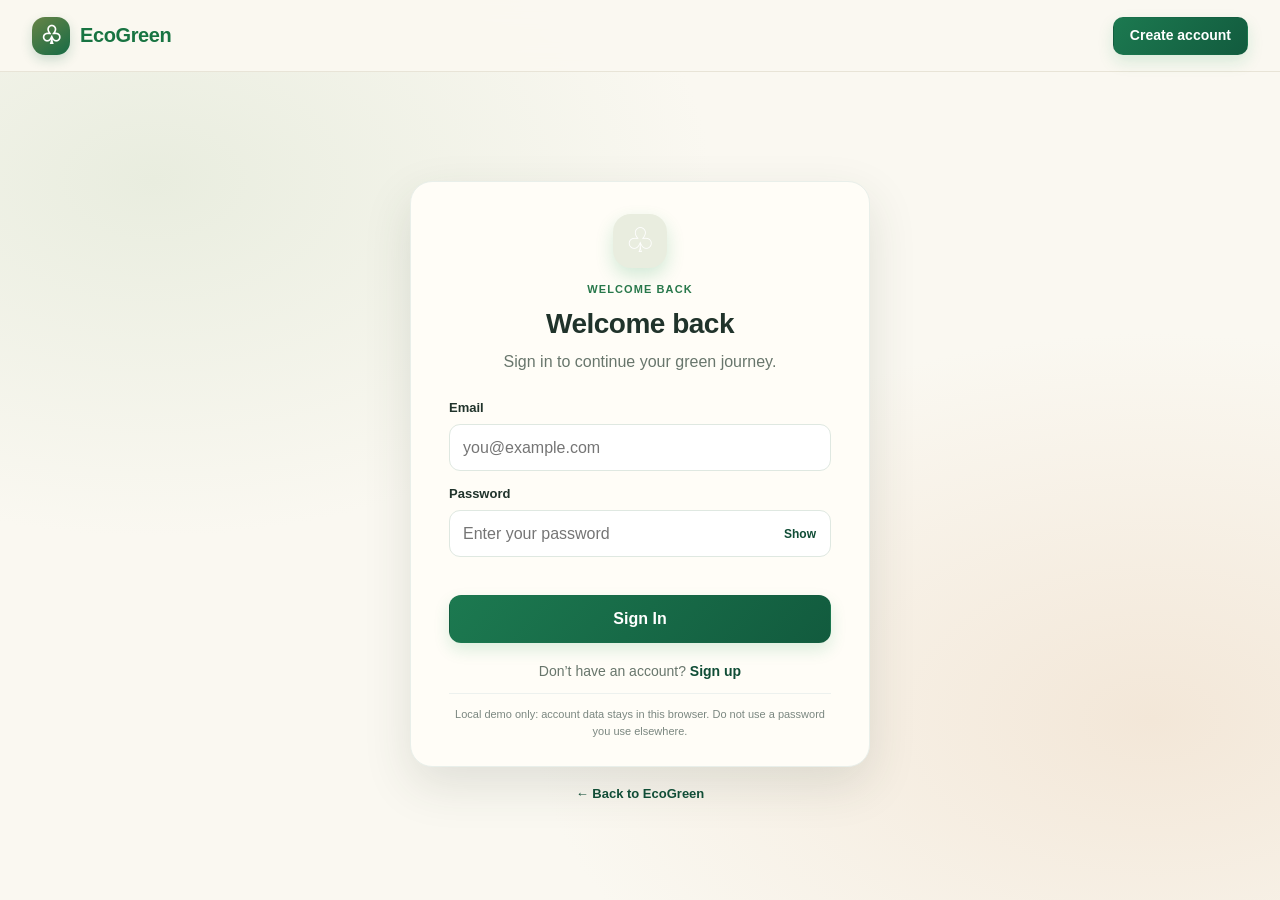
<file: login.html>
<!doctype html>
<html lang="en">
<head><meta charset="utf-8"><meta name="viewport" content="width=device-width, initial-scale=1"><meta name="theme-color" content="#159a50"><title>Login — EcoGreen Community</title><link rel="stylesheet" href="styles.css"><script src="auth.js" defer></script></head>
<body class="auth-page">
  <header class="site-header"><a class="brand" href="index.html"><span class="brand-mark">♧</span><span>EcoGreen</span></a><a class="button button-small" href="signup.html">Create account</a></header>
  <main class="auth-wrap"><section class="auth-card"><div class="auth-mark">♧</div><p class="eyebrow">WELCOME BACK</p><h1>Welcome back</h1><p class="auth-subtitle">Sign in to continue your green journey.</p>
<form id="login-form">
      <label for="login-email">Email</label><input id="login-email" name="email" type="email" autocomplete="username" placeholder="you@example.com" required>
      <label for="login-password">Password</label><div class="password-wrap"><input id="login-password" name="password" type="password" autocomplete="current-password" placeholder="Enter your password" required><button class="password-toggle" type="button" data-toggle="login-password" aria-label="Show password">Show</button></div>
      <p class="form-message" id="login-message" role="status" aria-live="polite"></p><button class="button auth-submit" type="submit">Sign In</button>
    </form>
    <p class="auth-switch">Don’t have an account? <a href="signup.html">Sign up</a></p>
    <p class="demo-note">Local demo only: account data stays in this browser. Do not use a password you use elsewhere.</p>
  </section><a class="back-home" href="index.html">← Back to EcoGreen</a></main>
</body></html>
</file>
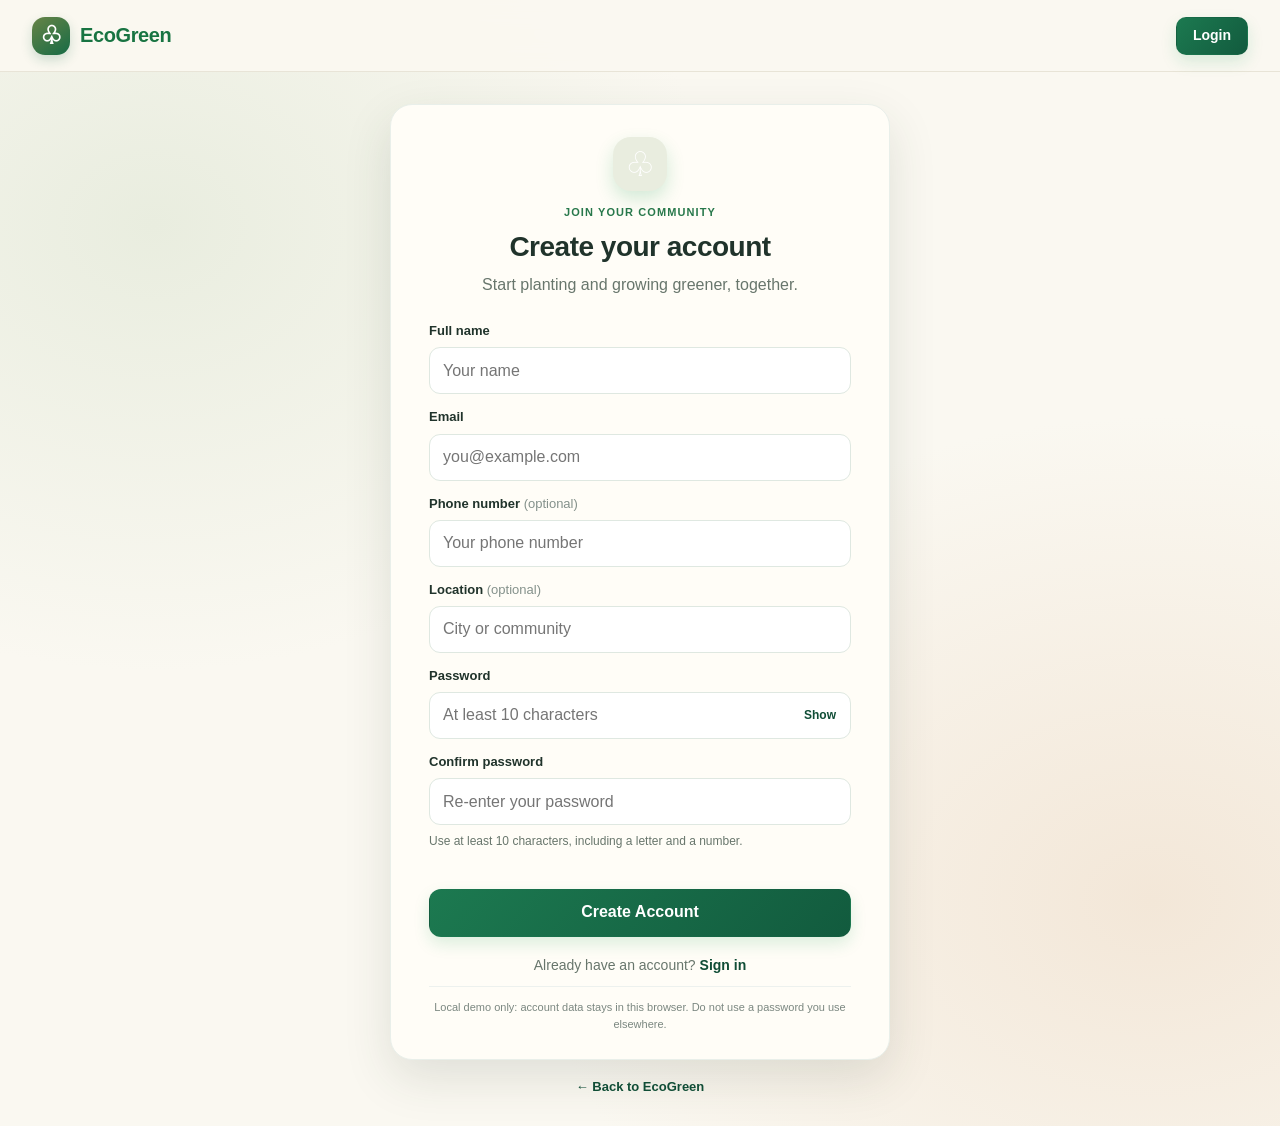
<file: signup.html>
<!doctype html>
<html lang="en">
<head><meta charset="utf-8"><meta name="viewport" content="width=device-width, initial-scale=1"><meta name="theme-color" content="#159a50"><title>Sign Up — EcoGreen Community</title><link rel="stylesheet" href="styles.css"><script src="auth.js" defer></script></head>
<body class="auth-page">
  <header class="site-header"><a class="brand" href="index.html"><span class="brand-mark">♧</span><span>EcoGreen</span></a><a class="button button-small" href="login.html">Login</a></header>
  <main class="auth-wrap auth-wrap-wide"><section class="auth-card"><div class="auth-mark">♧</div><p class="eyebrow">JOIN YOUR COMMUNITY</p><h1>Create your account</h1><p class="auth-subtitle">Start planting and growing greener, together.</p>
<form id="signup-form">
      <label for="signup-name">Full name</label><input id="signup-name" name="name" type="text" autocomplete="name" placeholder="Your name" minlength="2" required>
      <label for="signup-email">Email</label><input id="signup-email" name="email" type="email" autocomplete="email" placeholder="you@example.com" required>
      <label for="signup-phone">Phone number <span class="optional">(optional)</span></label><input id="signup-phone" name="phone" type="tel" autocomplete="tel" placeholder="Your phone number">
      <label for="signup-location">Location <span class="optional">(optional)</span></label><input id="signup-location" name="location" type="text" autocomplete="address-level2" placeholder="City or community">
      <label for="signup-password">Password</label><div class="password-wrap"><input id="signup-password" name="password" type="password" autocomplete="new-password" placeholder="At least 10 characters" minlength="10" required><button class="password-toggle" type="button" data-toggle="signup-password" aria-label="Show password">Show</button></div>
      <label for="signup-confirm">Confirm password</label><input id="signup-confirm" name="confirm" type="password" autocomplete="new-password" placeholder="Re-enter your password" required>
      <p class="password-hint">Use at least 10 characters, including a letter and a number.</p>
      <p class="form-message" id="signup-message" role="status" aria-live="polite"></p><button class="button auth-submit" type="submit">Create Account</button>
    </form>
    <p class="auth-switch">Already have an account? <a href="login.html">Sign in</a></p>
    <p class="demo-note">Local demo only: account data stays in this browser. Do not use a password you use elsewhere.</p>
  </section><a class="back-home" href="index.html">← Back to EcoGreen</a></main>
</body></html>
</file>
<file: styles.css>
:root{color-scheme:light;--green:#159a50;--green-dark:#087944;--mint:#e9f8ef;--blue:#178ec4;--ink:#182536;--muted:#657382;--line:#e4ece7;--paper:#fff;--page:#f8fcfa;--shadow:0 18px 48px rgba(27,67,45,.11)}
*{box-sizing:border-box}html{scroll-behavior:smooth}body{margin:0;background:var(--page);color:var(--ink);font-family:Inter,"Segoe UI",Arial,sans-serif;font-size:16px;line-height:1.55}a{color:inherit}button,input{font:inherit}.page-width{width:min(1220px,calc(100% - 64px));margin-inline:auto}
.site-header{position:sticky;top:0;z-index:5;display:flex;align-items:center;justify-content:space-between;min-height:72px;padding:0 max(32px,calc((100vw - 1320px)/2));background:rgba(255,255,255,.96);border-bottom:1px solid #edf2ee;backdrop-filter:blur(12px)}.brand{display:inline-flex;align-items:center;gap:10px;color:#187442;text-decoration:none;font-size:20px;font-weight:800;letter-spacing:-.4px;white-space:nowrap}.brand-mark{display:inline-grid;width:38px;height:38px;place-items:center;border-radius:13px;background:linear-gradient(145deg,#20b35e,#087a47);color:white;font-size:25px;line-height:1;box-shadow:0 5px 12px #159a5033}.main-nav{display:flex;align-items:center;gap:4px}.main-nav>a,.login-link{padding:9px 12px;border:0;border-radius:11px;background:transparent;color:#4d5862;text-decoration:none;font-size:14px;font-weight:600;white-space:nowrap}.main-nav>a:hover,.main-nav .nav-current{background:#edf8f0;color:var(--green-dark)}.nav-auth{display:inline-flex;align-items:center;gap:6px;margin-left:10px}.nav-auth .login-link{color:var(--green-dark);cursor:pointer}.welcome-user{padding:0 5px;color:var(--green-dark);font-size:13px;font-weight:700}.menu-toggle{display:none;border:0;background:transparent;color:var(--ink);font-size:23px}
.button{display:inline-flex;min-height:48px;align-items:center;justify-content:center;gap:8px;padding:0 21px;border:1px solid transparent;border-radius:12px;background:var(--green);color:#fff;text-decoration:none;font-weight:750;box-shadow:0 7px 16px #159a5026;transition:transform .18s ease,background .18s ease,box-shadow .18s ease}.button:hover{transform:translateY(-1px);background:var(--green-dark);box-shadow:0 10px 20px #159a5030}.button-small{min-height:38px;padding:0 16px;border-radius:10px;font-size:14px}.button-blue{background:var(--blue);box-shadow:0 7px 16px #178ec426}.button-blue:hover{background:#0877a8}.button-light{background:white;color:var(--green-dark);box-shadow:none}.button-light:hover{background:#f2fbf5;color:var(--green-dark)}
.hero{display:grid;grid-template-columns:1fr 1fr;align-items:center;gap:60px;min-height:570px;padding-block:55px 70px}.hero-copy{max-width:590px}.eyebrow{display:inline-flex;align-items:center;gap:8px;margin:0 0 16px;color:#28784b;font-size:13px;font-weight:750;letter-spacing:.04em;text-transform:uppercase}.hero-copy>.eyebrow{padding:9px 15px;border-radius:30px;background:#e6f8ed;letter-spacing:0;text-transform:none}.hero-copy h1{margin:10px 0 20px;font-size:clamp(42px,5.25vw,66px);line-height:1.05;letter-spacing:-2.7px}.hero-copy h1 span{background:linear-gradient(90deg,#13984e,#19a7a3);-webkit-background-clip:text;background-clip:text;color:transparent}.hero-description{max-width:585px;margin:0;color:#65717c;font-size:18px;line-height:1.65}.hero-actions{display:flex;flex-wrap:wrap;gap:14px;margin-top:28px}.hero-visual{position:relative;min-height:350px}.hero-image{position:absolute;display:block;object-fit:cover;border-radius:20px;box-shadow:var(--shadow)}.hero-image-main{top:20px;left:0;width:64%;height:270px}.hero-image-small{right:0;top:55px;width:54%;height:245px;border:5px solid var(--page)}.tree-count{position:absolute;left:-18px;bottom:4px;display:flex;align-items:center;gap:12px;padding:12px 17px;border-radius:16px;background:white;box-shadow:var(--shadow)}.tree-icon{display:grid;width:45px;height:45px;place-items:center;border-radius:14px;background:var(--mint);color:var(--green);font-size:26px}.tree-count strong,.tree-count small{display:block}.tree-count strong{font-size:22px;line-height:1.15}.tree-count small{color:var(--muted);font-size:12px}
.stats{display:grid;grid-template-columns:repeat(6,1fr);gap:12px;margin-bottom:66px}.stat-card{display:flex;min-height:96px;flex-direction:column;justify-content:center;align-items:center;gap:3px;padding:13px 8px;border:1px solid #e7f0e9;border-radius:16px;background:white;text-align:center}.stat-card strong{color:var(--green-dark);font-size:25px}.stat-card span{color:var(--muted);font-size:12px}
.section{padding-block:42px 76px}.section-heading{max-width:690px;margin:0 auto 30px;text-align:center}.section-heading .eyebrow{margin-bottom:8px}.section-heading h2,.cta-section h2{margin:0 0 10px;font-size:clamp(30px,4vw,42px);letter-spacing:-1.2px}.section-heading>p:last-child{margin:0;color:var(--muted)}.feature-grid{display:grid;grid-template-columns:repeat(3,1fr);gap:17px}.feature-card{min-height:205px;padding:22px;border:1px solid var(--line);border-radius:17px;background:white}.feature-icon{display:grid;width:42px;height:42px;place-items:center;border-radius:14px;background:var(--mint);font-size:21px}.feature-card h3,.steps-grid h3,.practice-grid h3{margin:14px 0 5px;font-size:17px}.feature-card p,.steps-grid p,.practice-grid p{margin:0;color:var(--muted);font-size:14px}.feature-blue .feature-icon{background:#e9f5fc}.feature-yellow .feature-icon{background:#fff5de}
.steps-section{background:linear-gradient(180deg,#eff9f2,#f7fbf8)}.steps-section .section{padding-block:70px}.steps-grid{display:grid;grid-template-columns:repeat(5,1fr);gap:15px}.steps-grid article{padding:18px 16px;border:1px solid #e0eee4;border-radius:16px;background:rgba(255,255,255,.82)}.steps-grid article>span{display:grid;width:36px;height:36px;place-items:center;border-radius:12px;background:#e2f5e9;color:var(--green-dark);font-size:13px;font-weight:800}.steps-grid h3{margin-top:13px}.cta-section{display:flex;align-items:center;justify-content:space-between;gap:24px;margin-top:65px;padding:35px 40px;border-radius:24px;background:linear-gradient(110deg,#e8f7ec,#edf8fb)}.cta-section .eyebrow{margin-bottom:8px}.cta-section p:not(.eyebrow){margin:0;color:var(--muted)}.cta-section .hero-actions{margin:0}.sustainable{padding-top:72px}.practice-grid{display:grid;grid-template-columns:repeat(3,1fr);gap:16px}.practice-grid article{padding:23px;border:1px solid var(--line);border-radius:17px;background:white}.practice-grid article>span{color:var(--green);font-size:25px}
.site-footer{margin-top:20px;padding:38px 0 25px;background:#f0f7f2;border-top:1px solid #e4eee6}.footer-inner{display:grid;grid-template-columns:1fr 2fr 2fr;align-items:center;gap:14px}.footer-inner>p{margin:0;color:var(--muted);font-size:14px}.footer-links{display:flex;justify-content:flex-end;gap:17px;flex-wrap:wrap}.footer-links a{color:#4d6558;text-decoration:none;font-size:13px}.footer-links a:hover{color:var(--green-dark)}.footer-inner>small{grid-column:1/-1;margin-top:12px;padding-top:16px;border-top:1px solid #dce9df;color:var(--muted);text-align:center}
.auth-page{min-height:100vh;background:radial-gradient(ellipse at 12% 20%,#ebf9ef 0,transparent 35%),radial-gradient(ellipse at 90% 80%,#eaf6fb 0,transparent 38%),#fbfdfb}.auth-page .site-header{position:relative}.auth-wrap{display:flex;min-height:calc(100vh - 73px);flex-direction:column;align-items:center;justify-content:center;padding:42px 20px 28px}.auth-wrap-wide{padding-top:32px}.auth-card{width:min(100%,460px);padding:32px 38px 26px;border:1px solid #e9efea;border-radius:22px;background:rgba(255,255,255,.96);box-shadow:var(--shadow)}.auth-wrap-wide .auth-card{width:min(100%,500px)}.auth-mark{display:grid;width:54px;height:54px;place-items:center;margin:0 auto 13px;border-radius:18px;background:linear-gradient(145deg,#20b35e,#087a47);color:white;font-size:34px;box-shadow:0 8px 18px #159a5030}.auth-card>.eyebrow{display:flex;justify-content:center;margin:0 0 4px;font-size:11px;letter-spacing:.1em}.auth-card h1{margin:0;text-align:center;font-size:28px;letter-spacing:-.5px}.auth-subtitle{margin:5px 0 23px;color:var(--muted);text-align:center}.auth-card form label{display:block;margin:13px 0 6px;font-size:13px;font-weight:700}.optional{color:#84918b;font-weight:400}.auth-card input{width:100%;height:47px;padding:0 13px;border:1px solid #dfe8e1;border-radius:11px;background:#fff;color:var(--ink);outline:none}.auth-card input:focus{border-color:var(--green);box-shadow:0 0 0 3px #159a5018}.password-wrap{position:relative}.password-wrap input{padding-right:62px}.password-toggle{position:absolute;top:50%;right:7px;transform:translateY(-50%);padding:6px 8px;border:0;background:transparent;color:var(--green-dark);font-size:12px;font-weight:700;cursor:pointer}.password-hint{margin:7px 0 0;color:var(--muted);font-size:12px}.auth-submit{width:100%;margin-top:9px;cursor:pointer}.auth-submit:disabled{opacity:.65;cursor:wait}.form-message{min-height:20px;margin:9px 0 0;font-size:13px}.form-message.error{color:#b42318}.form-message.success{color:#147a43}.auth-switch{margin:18px 0 10px;color:var(--muted);text-align:center;font-size:14px}.auth-switch a{color:var(--green-dark);font-weight:750;text-decoration:none}.demo-note{margin:0;padding-top:12px;border-top:1px solid #edf1ee;color:#7b8780;text-align:center;font-size:11px}.back-home{margin-top:17px;color:var(--green-dark);font-size:13px;font-weight:700;text-decoration:none}
@media(max-width:1080px){.main-nav{gap:0}.main-nav>a{padding-inline:8px;font-size:13px}.hero{gap:35px}.stats{grid-template-columns:repeat(3,1fr)}.steps-grid{grid-template-columns:repeat(3,1fr)}}
@media(max-width:760px){.page-width{width:min(100% - 36px,600px)}.site-header{min-height:64px;padding-inline:18px}.menu-toggle{display:block;margin-left:auto}.main-nav{position:absolute;top:64px;left:0;right:0;display:none;align-items:stretch;flex-direction:column;padding:12px 18px 18px;border-bottom:1px solid var(--line);background:white;box-shadow:0 12px 20px #1c453018}.main-nav.nav-open{display:flex}.main-nav>a,.nav-auth .login-link{text-align:left}.nav-auth{margin:6px 0 0}.nav-auth .button{flex:1}.hero{grid-template-columns:1fr;gap:15px;min-height:auto;padding-block:42px 42px}.hero-copy h1{font-size:clamp(40px,10vw,58px)}.hero-description{font-size:16px}.hero-visual{min-height:300px;margin:10px 3px 0 10px}.hero-image-main{height:230px}.hero-image-small{height:210px}.tree-count{bottom:0}.stats{grid-template-columns:repeat(2,1fr);margin-bottom:38px}.section{padding-block:30px 55px}.feature-grid{grid-template-columns:1fr 1fr}.steps-section .section{padding-block:52px}.steps-grid{grid-template-columns:1fr 1fr}.cta-section{align-items:flex-start;flex-direction:column;margin-top:44px;padding:27px 23px}.cta-section .hero-actions{margin-top:5px}.practice-grid{grid-template-columns:1fr}.footer-inner{grid-template-columns:1fr}.footer-links{justify-content:flex-start}.footer-inner>small{grid-column:auto}.auth-wrap{min-height:calc(100vh - 65px);justify-content:flex-start;padding-top:30px}.auth-card{padding:27px 22px 22px}}
@media(max-width:430px){.hero-actions{gap:9px}.hero-actions .button{flex:1;padding-inline:12px;font-size:14px}.feature-grid{grid-template-columns:1fr}.steps-grid{grid-template-columns:1fr}.stats{gap:8px}.stat-card{min-height:83px}.auth-card h1{font-size:25px}}

/* Separate information pages */
.detail-hero{margin:42px auto 30px;padding:52px 48px;border:1px solid #e4eee6;border-radius:28px;background:linear-gradient(120deg,#eaf8ee,#edf8fc)}.detail-hero h1{margin:0 0 10px;font-size:clamp(38px,5vw,56px);letter-spacing:-1.8px}.detail-hero>p:not(.eyebrow){max-width:760px;color:var(--muted)}.detail-hero .detail-lead{font-size:20px;color:#334d3d!important}.info-grid{display:grid;grid-template-columns:repeat(3,1fr);gap:18px;margin-bottom:50px}.info-card{min-height:220px;padding:24px;border:1px solid var(--line);border-radius:19px;background:#fff;box-shadow:0 10px 30px rgba(27,67,45,.06)}.info-icon{display:grid;width:46px;height:46px;place-items:center;border-radius:15px;background:var(--mint);font-size:23px}.info-card h2{margin:15px 0 8px;font-size:20px}.info-card p{color:var(--muted);font-size:14px}.info-card a,.practice-card-link strong{color:var(--green-dark);font-size:14px;font-weight:750;text-decoration:none}.page-bottom-cta{display:flex;align-items:center;justify-content:space-between;gap:20px;margin-bottom:65px;padding:26px 30px;border-radius:20px;background:#eff8f2}.page-bottom-cta h2{margin:0}.page-bottom-cta p{color:var(--muted)}.practice-card-link{color:inherit;text-decoration:none}.practice-card-link article{height:100%;transition:transform .18s,box-shadow .18s}.practice-card-link:hover article,.detail-card:hover{transform:translateY(-3px);box-shadow:var(--shadow)}.practice-card-link strong{display:inline-block;margin-top:12px}.detail-card-grid{display:grid;grid-template-columns:repeat(3,1fr);gap:18px}.detail-card{overflow:hidden;border:1px solid var(--line);border-radius:18px;background:#fff;text-decoration:none;transition:transform .18s,box-shadow .18s}.detail-card img{display:block;width:100%;height:170px;object-fit:cover}.detail-card>div{padding:18px}.detail-card h3{margin:5px 0;font-size:19px}.detail-card p{color:var(--muted);font-size:14px}.detail-card strong{color:var(--green-dark);font-size:14px}.card-kicker{color:#28784b;font-size:11px;font-weight:800;letter-spacing:.07em}
@media(max-width:760px){.detail-hero{margin-top:24px;padding:33px 23px}.info-grid,.detail-card-grid{grid-template-columns:1fr 1fr}.page-bottom-cta{align-items:flex-start;flex-direction:column;gap:4px}}
@media(max-width:480px){.info-grid,.detail-card-grid{grid-template-columns:1fr}}

/* Refreshed botanical theme and interactive page content */
:root{--green:#176b45;--green-dark:#104d36;--mint:#e8f0df;--blue:#57806e;--ink:#20332b;--muted:#68766c;--line:#e6e6d9;--paper:#fffdf7;--page:#faf8f1;--shadow:0 18px 48px rgba(48,65,43,.13)}
body{background:var(--page);font-family:Inter,"Aptos","Segoe UI",Arial,sans-serif}.site-header{background:rgba(250,248,241,.95);border-bottom-color:#e8e4d7}.brand-mark{background:linear-gradient(145deg,#678447,#176b45);box-shadow:0 5px 12px #176b4533}.main-nav>a:hover,.main-nav .nav-current{background:#e9eddf;color:var(--green-dark)}.button{background:linear-gradient(130deg,#1c7950,#125b3e)}.button-blue{background:linear-gradient(130deg,#6d8b69,#426f60)}.hero-copy>.eyebrow{background:#e9eddf;color:#315b3e}.hero-copy h1 span{background:linear-gradient(90deg,#1a7249,#bb754c);-webkit-background-clip:text;background-clip:text}.tree-icon,.feature-icon,.auth-mark{background:#e9eddf}.steps-section{background:linear-gradient(180deg,#eff1e6,#f8f6ed)}.cta-section{background:linear-gradient(110deg,#e8eddd,#f3e7d8)}.site-footer{background:#f0eee4;border-top-color:#e5e0d2}.detail-hero{background:linear-gradient(120deg,#e9eddf,#f2e8d9);border-color:#e5e3d7}.info-card{overflow:hidden;padding:0 0 23px;transition:transform .2s,box-shadow .2s}.info-card:hover{transform:translateY(-4px);box-shadow:var(--shadow)}.info-card-image{display:block;width:100%;height:172px;object-fit:cover}.info-card h2,.info-card p,.info-card>a,.info-icon{margin-left:23px;margin-right:23px}.info-icon{margin-top:20px}.info-card a.action-button{display:inline-flex;margin-top:7px;padding:9px 13px;border:1px solid #dce7d9;border-radius:10px;background:#f1f5e9}.saved-plants{margin-bottom:56px;padding:24px;border:1px solid var(--line);border-radius:18px;background:#fff}.saved-plant{display:inline-block;margin:4px;padding:8px 12px;border-radius:99px;background:#e9eddf;color:var(--green-dark);font-weight:700}.detail-card{background:var(--paper)}.practice-grid article,.feature-card,.stat-card,.steps-grid article,.auth-card{background:var(--paper)}.page-bottom-cta{background:#e9eddf}.auth-page{background:radial-gradient(ellipse at 12% 20%,#e9eddf 0,transparent 35%),radial-gradient(ellipse at 90% 80%,#f3e7d8 0,transparent 38%),#faf8f1}
</file>
